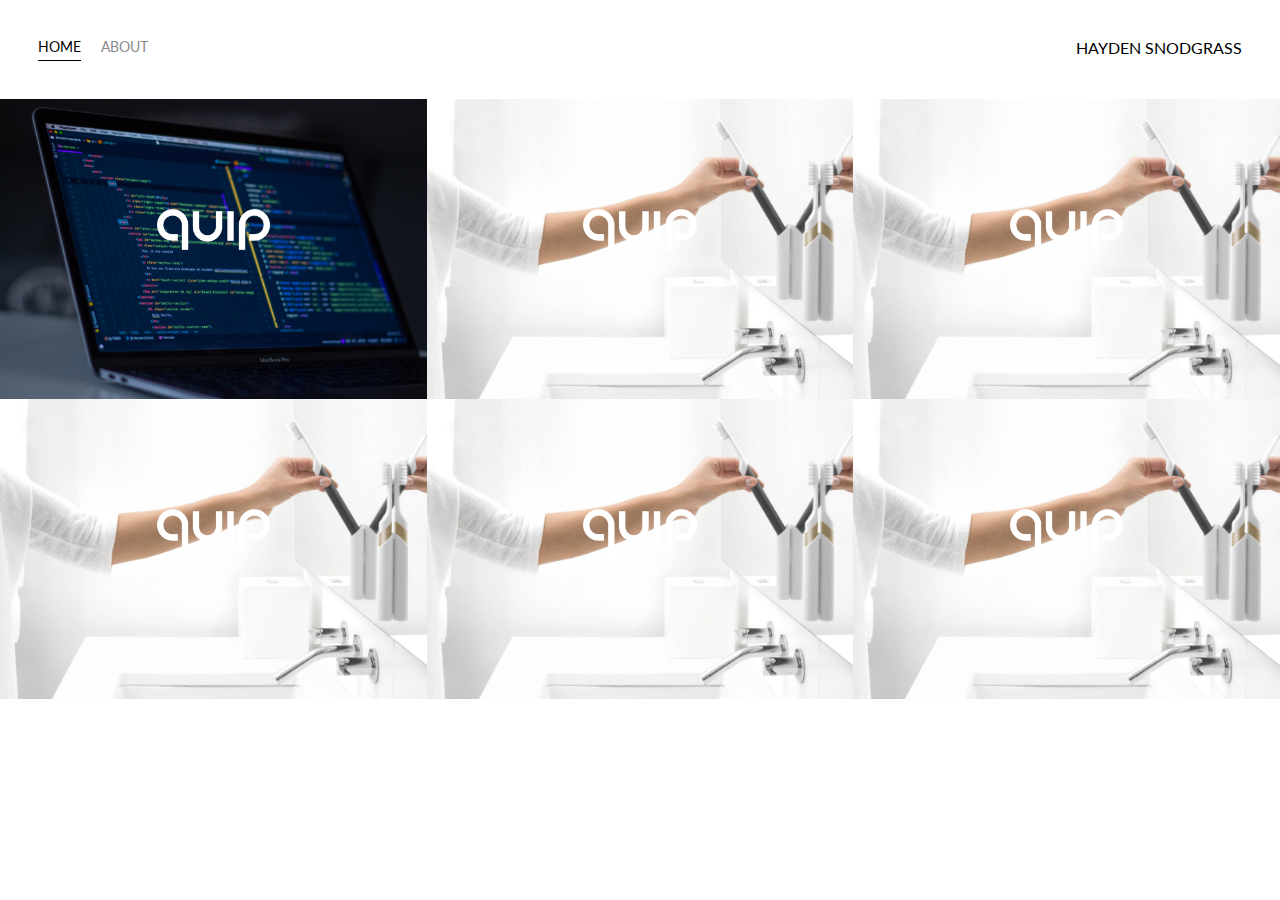
<file: index.html>
<!DOCTYPE html>
<html lang="en">
        <!--/*todo */

        1. Build the project (Completed)
            -creating the folder structure
            -adding files
            -connecting files
        2. Navbar (Completed)
            -2 links and a name

        3. Portfolio item Grid (Completed)
            -images
            -titles
            -descriptions
            -animations
            -javascript

        4. Build about page (Completed)
            -image
            -split column layout
            -content
    -->   
<head>
    <meta charset="UTF-8">
    <meta name="viewport" content="width=, initial-scale=1.0">
    <title>Document</title>
    <link href="https://fonts.googleapis.com/css?family=Lato&display=swap" rel="stylesheet">
    <link rel="stylesheet" href="styles.css">
</head>
<body>
    <div class="container">

        <div class="nav-wrapper">

            <div class="left-side">
                <div class="nav-link-wrapper active-nav-link">
                    <a  href="index.html">Home</a>
                </div>

                <div class="nav-link-wrapper">
                    <a  href="about.html">About</a>
                </div>
            </div>

            <div class="rightside">
                <div class="brand">
                    <div>HAYDEN SNODGRASS</div>
                </div>
            </div>

        </div>


        <div class="content-wrapper">

            <div class="portfolio-items-wrapper">

                <div class="portfolio-item-wrapper">
                    <div class="portfolio-img-background" style="background-image: url(images/portfolio13.jpg)"> </div>
                
                    <div class="img-text-wrapper">
                        <div class="logo-wrapper">
                             <img src="images/logos/quip.png">
                        </div>
                        <div class="subtitle">
                            I built a program
                        </div>
                    </div>
                </div>

                <div class="portfolio-item-wrapper">
                    <div class="portfolio-img-background" style="background-image: url(images/portfolio1.jpg)"> </div>
                
                    <div class="img-text-wrapper">
                        <div class="logo-wrapper">
                             <img src="images/logos/quip.png">
                        </div>
                        <div class="subtitle">
                            I built a program
                        </div>
                    </div>
                </div>

                <div class="portfolio-item-wrapper">
                    <div class="portfolio-img-background" style="background-image: url(images/portfolio1.jpg)"> </div>
                
                    <div class="img-text-wrapper">
                        <div class="logo-wrapper">
                             <img src="images/logos/quip.png">
                        </div>
                        <div class="subtitle">
                            I built a program
                        </div>
                    </div>
                </div>

                <div class="portfolio-item-wrapper">
                    <div class="portfolio-img-background" style="background-image: url(images/portfolio1.jpg)"> </div>
                
                    <div class="img-text-wrapper">
                        <div class="logo-wrapper">
                             <img src="images/logos/quip.png">
                        </div>
                        <div class="subtitle">
                            I built a program
                        </div>
                    </div>
                </div>

                <div class="portfolio-item-wrapper">
                    <div class="portfolio-img-background" style="background-image: url(images/portfolio1.jpg)"> </div>
                
                    <div class="img-text-wrapper">
                        <div class="logo-wrapper">
                             <img src="images/logos/quip.png">
                        </div>
                        <div class="subtitle">
                            I built a program
                        </div>
                    </div>
                </div>

                <div class="portfolio-item-wrapper">
                    <div class="portfolio-img-background" style="background-image: url(images/portfolio1.jpg)"> </div>
                
                    <div class="img-text-wrapper">
                        <div class="logo-wrapper">
                             <img src="images/logos/quip.png">
                        </div>
                        <div class="subtitle">
                            I built a program
                        </div>
                    </div>
                </div>

            </div>

            
        </div>

    </div>

</body>

<!--javascript -->

<script>
    const portfolioItems = document.querySelectorAll('.portfolio-item-wrapper')

    portfolioItems.forEach(portfolioItem => {
        portfolioItem.addEventListener ('mouseover', () => {
        portfolioItem.childNodes[1].classList.add('img-darken');
    })

        portfolioItem.addEventListener ('mouseout', () => {
        portfolioItem.childNodes[1].classList.remove('img-darken');
    })
})
</script>

</html>
</file>
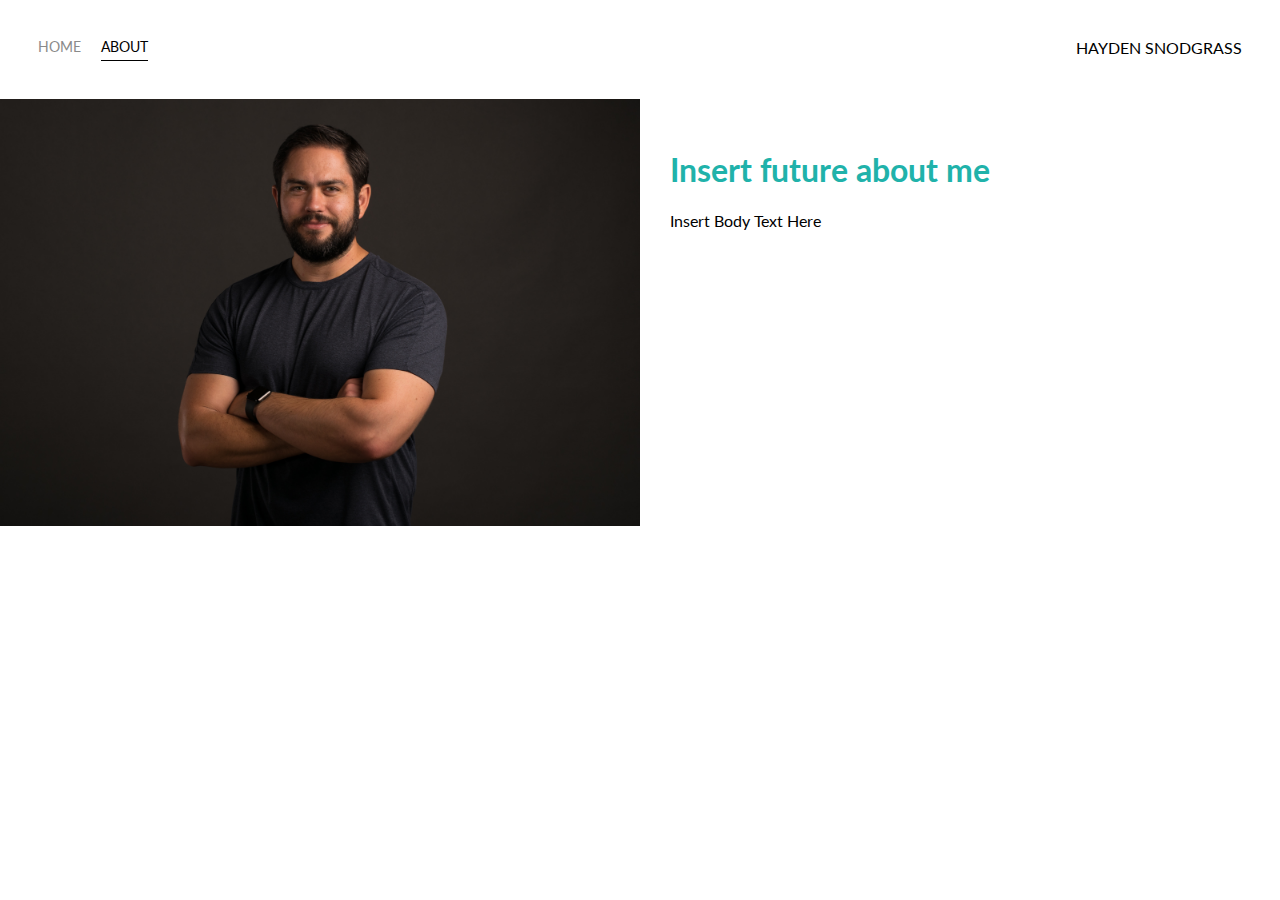
<file: about.html>
<!DOCTYPE html>
<html lang="en">
<head>
    <meta charset="UTF-8">
    <meta name="viewport" content="width=, initial-scale=1.0">
    <title>About Me</title>
    <link href="https://fonts.googleapis.com/css?family=Lato&display=swap" rel="stylesheet">
    <link rel="stylesheet" href="styles.css">
</head>
<body>
    <div class="container">

        <div class="nav-wrapper">

            <div class="left-side">
                <div class="nav-link-wrapper">
                    <a  href="index.html">Home</a>
                </div>

                <div class="nav-link-wrapper active-nav-link">
                    <a  href="about.html">About</a>
                </div>
            </div>

            <div class="rightside">
                <div class="brand">
                    <div>HAYDEN SNODGRASS</div>
                </div>
            </div>

        </div>


        <div class="content-wrapper">
            <div class="two-column-wrapper">
                <div class="profile-image-wrapper">
                    <img src="images/profile.jpg" alt="">
                </div>
                    <div class="profile-content-wrapper">
                        <h1>Insert future about me</h1>

                        <p>
                            Insert Body Text Here
                        </p>
                    </div>
                
            </div>

           
            
        </div>

    </div>

</body>

</html>
</file>
<file: styles.css>
/*Master Styles*/
body{
    margin: 0px;
    font-family: "Lato", sans-serif;
}

.container{
    display: grid;
    grid-template-columns: 1fr;
}


/* Nav Bar */
.nav-wrapper {
    display: flex;
    justify-content: space-between;
    padding: 38px;
}

.left-side{
    display: flex;
}

.nav-wrapper > .left-side > div{ 
    margin-right: 20px;
    font-size: 0.9em;
    text-transform: uppercase;
}

.nav-link-wrapper{
    height: 22px;
    border-bottom: 1px solid transparent;
    transition: border-bottom 0.5s;
}

.nav-link-wrapper a{
    color: #8a8a8a;
    text-decoration: none;
    transition: color 0.5s;
}

.nav-link-wrapper:hover{
    border-bottom: 1px solid black;
}

.nav-link-wrapper a:hover{
    color: black;
}

.active-nav-link {
    border-bottom: 1px solid black;
}
.active-nav-link a{
    color: black !important;

}

/* Portfolio Style */

.portfolio-items-wrapper {
display: grid;
grid-template-columns: 1fr 1fr 1fr;
}

.portfolio-item-wrapper {
position: relative;
}

.portfolio-img-background{
height: 300px;
width: 100%;
background-size: cover;
background-position: center;
background-repeat: no-repeat;
}

.img-text-wrapper{
    position: absolute;
    top: 0;
    display: flex;
    flex-direction: column;
    justify-content: center;
    align-items: center;
    height: 100%;
    text-align: center;
    padding-left: 100px;
    padding-right: 100px;
}

.logo-wrapper img{
    width: 50%;
    margin-bottom: 20px;

}

.img-text-wrapper .subtitle {
    transition: 1s;
    font-weight: 600;
    color: transparent;
}

.img-text-wrapper:hover .subtitle {
    font-weight: 600;
    color: lightseagreen;
}

.img-darken {
    transition: 1s;
    filter: brightness(10%)
}

/*About Page*/
.two-column-wrapper{
    display: grid;
    grid-template-columns: 1fr 1fr;
}

.profile-image-wrapper img{
width: 100%;
}

.profile-content-wrapper {
    padding: 30px;
}

.profile-content-wrapper h1{
    color: lightseagreen;
}
</file>
